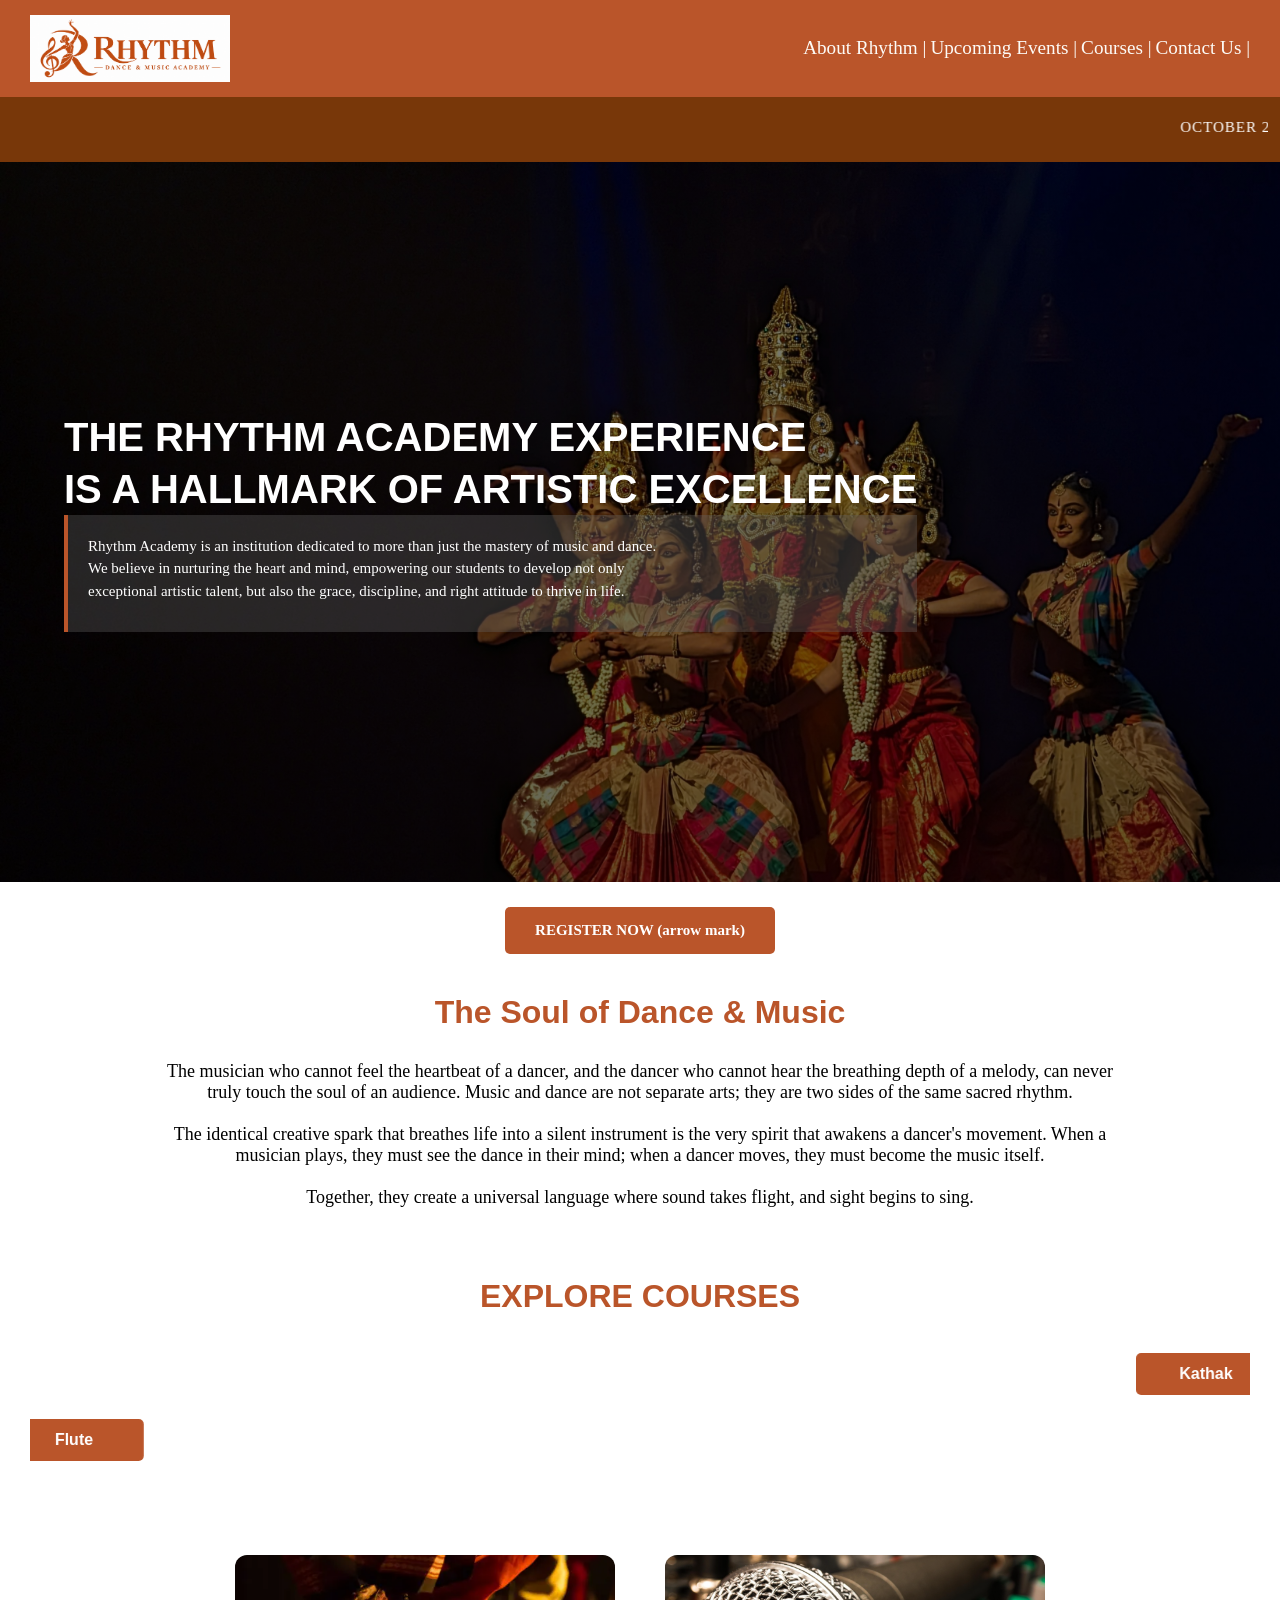
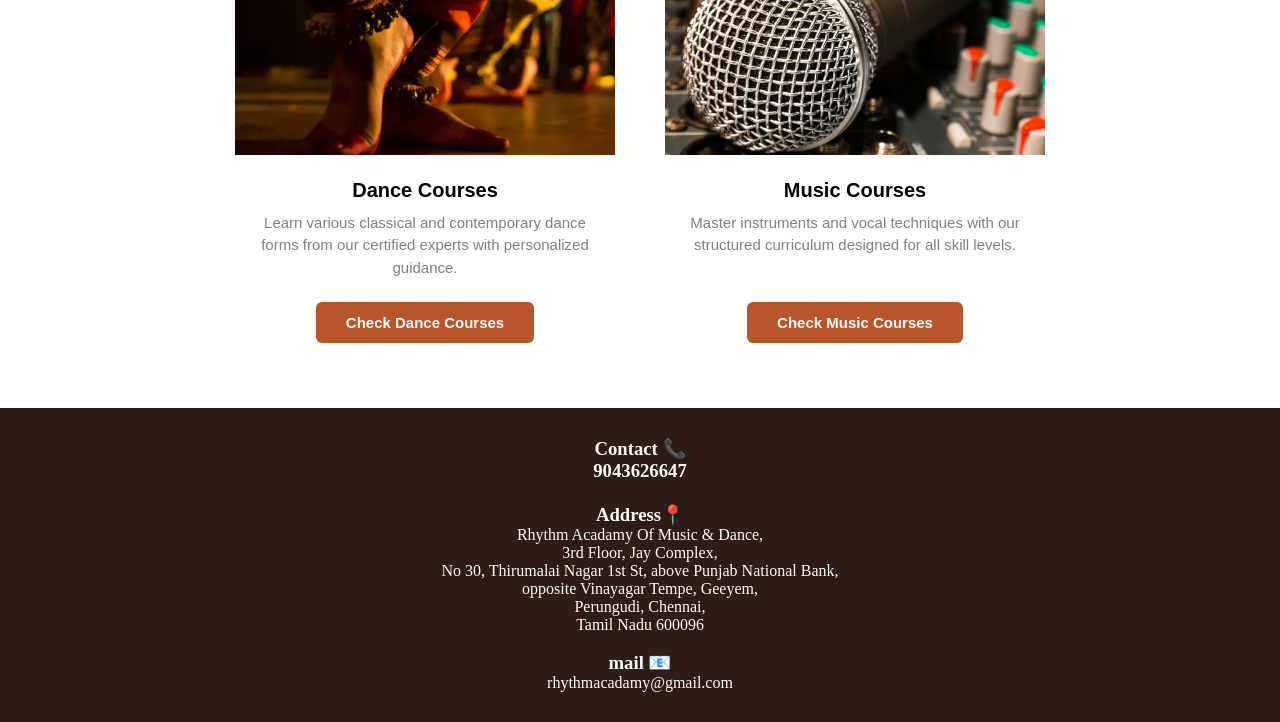
<file: index.html>
<!DOCTYPE html>
<html lang="en">

<head>
    <title>Rhythm Acadamy Of Music & Dance</title>
    <link rel="stylesheet" href="style.css">
</head>

<body>

    <div class="header" >
        <nav>
            
            <img src="logo1.png" alt="logo" style="width:200px"; height:200px; display:block;>
            
            <ul>
                <li><a href="C:\Static Project\about.html">About Rhythm |</a></li>
                <li><a href="C:\Static Project\events.html">Upcoming Events |</a></li>
                <li><a href="#course-section">Courses |</a></li>
                <li><a href= "#contact-section">Contact Us |</a></li>
            </ul>
        </nav>
    </div>

    <div class="message">
        <marquee>
      <div class="announcmnet">
        <span>OCTOBER 2026 REGISTRATION IS NOW OPEN! JOIN RHYTHYM'S DANCE & MUSIC ACADEMY TODAY!</span>
      </div>
        </marquee>
    </div> 
    
    <div class="image">
    
        <div class="big_line">
            <h1>THE RHYTHM ACADEMY EXPERIENCE<br> IS A HALLMARK OF ARTISTIC EXCELLENCE</h1>
            
            <div class="small_line">
                <p>Rhythm Academy is an institution dedicated to more than just the mastery of music and dance.<br> We believe in nurturing the heart and mind, empowering our students to develop not only<br> exceptional artistic talent, but also the grace, discipline, and right attitude to thrive in life.</p>
            </div>
          </div>
    </div>

    <div class="button">
        <a href="rigistration link" class="register_button">REGISTER NOW (arrow mark)</a>
    </div>

    <div class="why_rhythm">
        <h1>The Soul of Dance & Music</h1>
        <p>The musician who cannot feel the heartbeat of a dancer, and the dancer who cannot hear the breathing depth of a melody, can never truly touch the soul of an audience. Music and dance are not separate arts; they are two sides of the same sacred rhythm.<br> <br> The identical creative spark that breathes life into a silent instrument is the very spirit that awakens a dancer's movement. When a musician plays, they must see the dance in their mind; when a dancer moves, they must become the music itself.<br><br> Together, they create a universal language where sound takes flight, and sight begins to sing.</p>
    </div>

<div id ="course-section" class="courses">

    <div class = "why_rhythm">
        <h1>EXPLORE COURSES</h1>
    </div>
    <br>
    <marquee direction="left" scrollamount="7">

        <div class="move"> 
            <div class="dance">
                <div class="dance_box">Kathak</div>
                <div class="dance_box">Bharatanatyam</div>
                <div class="dance_box">Semi-Classical & Fusion</div>
                <div class="dance_box">Contemporary</div>
                <div class="dance_box">Cinematic Fusion (Kollywood)</div>
                <div class="dance_box">Bollywood Commercial</div>
                <div class="dance_box">Hip-Hop & Street</div>
                <div class="dance_box">Zumba & Dance Fitness</div>
            </div>
        </div>
    </marquee>

    <marquee direction="right" scrollamount="7">

        <div class="move">
            <div class="music">
                <div class="music_box">Keyboard</div>
                <div class="music_box">Drums</div>
                <div class="music_box">Guitar</div>
                <div class="music_box">Violin</div>
                <div class="music_box">Carnatic Vocals</div>
                <div class="music_box">Western & Pop Vocals</div>
                <div class="music_box">Mridangam </div>
                <div class="music_box">Flute</div>
            </div>
        </div>
    </marquee>
    
</div>

<div class="acadamy">
    
    <div class="box">
        <img src="dance.png" alt="Dance Classes">
        <h3>Dance Courses</h3>
        <p>Learn various classical and contemporary dance forms from our certified experts with personalized guidance.</p>
        <a href="dance.html" class="check_button">Check Dance Courses</a>
    </div>

    <div class="box">
        <img src="music.png" alt="Music Classes">
        <h3>Music Courses</h3>
        <p>Master instruments and vocal techniques with our structured curriculum designed for all skill levels.</p>
        <a href="music.html" class="check_button">Check Music Courses</a>
    </div>

</div>

<div id = "contact-section" class="contact">
    <h3>Contact 📞<h3>
    <p>9043626647</p>
    <br>
    <h3>Address📍</h3>
    <p>Rhythm Acadamy Of Music & Dance,<br> 3rd Floor, Jay Complex,<br> No 30, Thirumalai Nagar 1st St, above Punjab National Bank,<br> opposite Vinayagar Tempe, Geeyem, <br>Perungudi, Chennai, <br>Tamil Nadu 600096</p>
    <br>
    <h3>mail 📧</h3>
    <p>rhythmacadamy@gmail.com</p>    
</div>
</body>
</html>
</file>
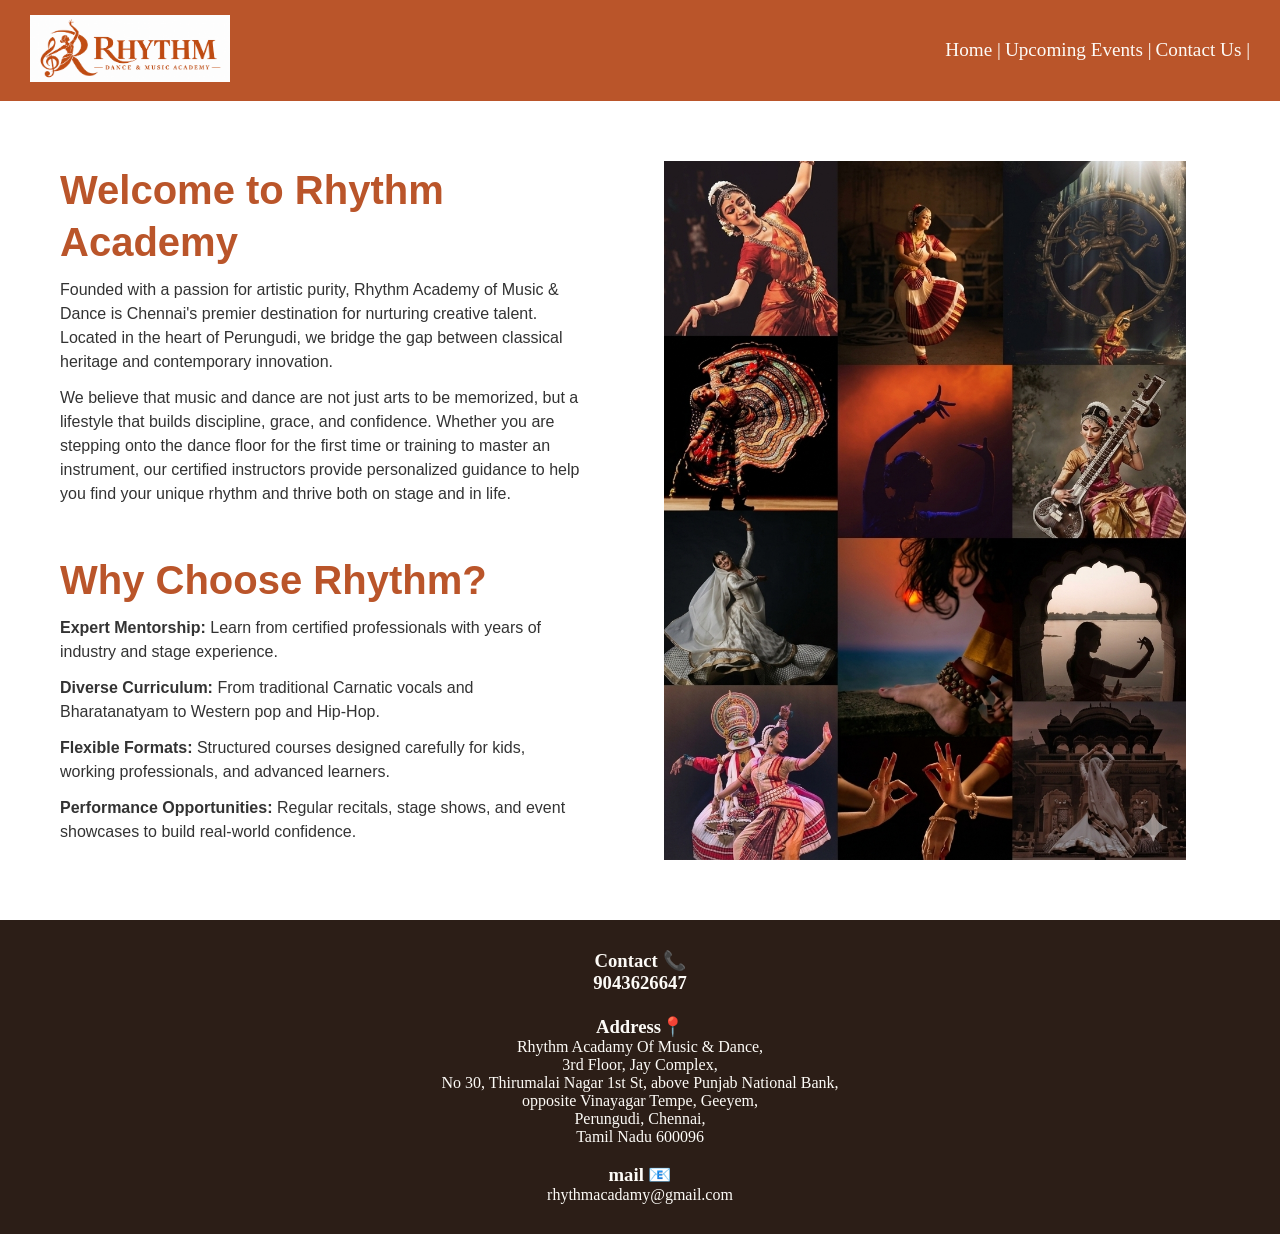
<file: about.html>
<!DOCTYPE html>
<html lang="en">

<head>
    <title>Rhythm Acadamy Of Music & Dance</title>
    <link rel="stylesheet" href="style.css">
</head>

<body>

    <div class="header" >
        <nav>
            
            <a href="C:\Static Project\index.html">
            <img src="logo1.png" alt="logo" style="width:200px"; height:200px; display:block;>
            </a>
            
            <ul>
                <li><a href="C:\Static Project\index.html">Home |</a></li>
                <li><a href="C:\Static Project\events.html">Upcoming Events |</a></li>
                <li><a href= "#contact-section">Contact Us |</a></li>
            </ul>
        </nav>
    </div>
    
<div class="about">

    <div class="about_text">
        <h1>Welcome to Rhythm Academy</h1>
        <p>Founded with a passion for artistic purity, Rhythm Academy of Music & Dance is Chennai's premier destination for nurturing creative talent. Located in the heart of Perungudi, we bridge the gap between classical heritage and contemporary innovation.</p>
        <p>We believe that music and dance are not just arts to be memorized, but a lifestyle that builds discipline, grace, and confidence. Whether you are stepping onto the dance floor for the first time or training to master an instrument, our certified instructors provide personalized guidance to help you find your unique rhythm and thrive both on stage and in life.</p>
    <br> <br>
        <h1>Why Choose Rhythm?</h1>  
        
            <p><span class="bold">Expert Mentorship:</span> Learn from certified professionals with years of industry and stage experience.</p>
            <p><span class="bold">Diverse Curriculum:</span> From traditional Carnatic vocals and Bharatanatyam to Western pop and Hip-Hop.</p>
            <p><span class="bold">Flexible Formats:</span> Structured courses designed carefully for kids, working professionals, and advanced learners.</p>
            <p><span class="bold">Performance Opportunities:</span> Regular recitals, stage shows, and event showcases to build real-world confidence.</p>
          
    </div>

    <img src="aboutus.jpg" alt="aboutimage" class="about_image"> 

</div>

<div id = "contact-section" class="contact">
    <h3>Contact 📞<h3>
    <p>9043626647</p>
    <br>
    <h3>Address📍</h3>
    <p>Rhythm Acadamy Of Music & Dance,<br> 3rd Floor, Jay Complex,<br> No 30, Thirumalai Nagar 1st St, above Punjab National Bank,<br> opposite Vinayagar Tempe, Geeyem, <br>Perungudi, Chennai, <br>Tamil Nadu 600096</p>
    <br>
    <h3>mail 📧</h3>
    <p>rhythmacadamy@gmail.com</p>    
</div>
</file>
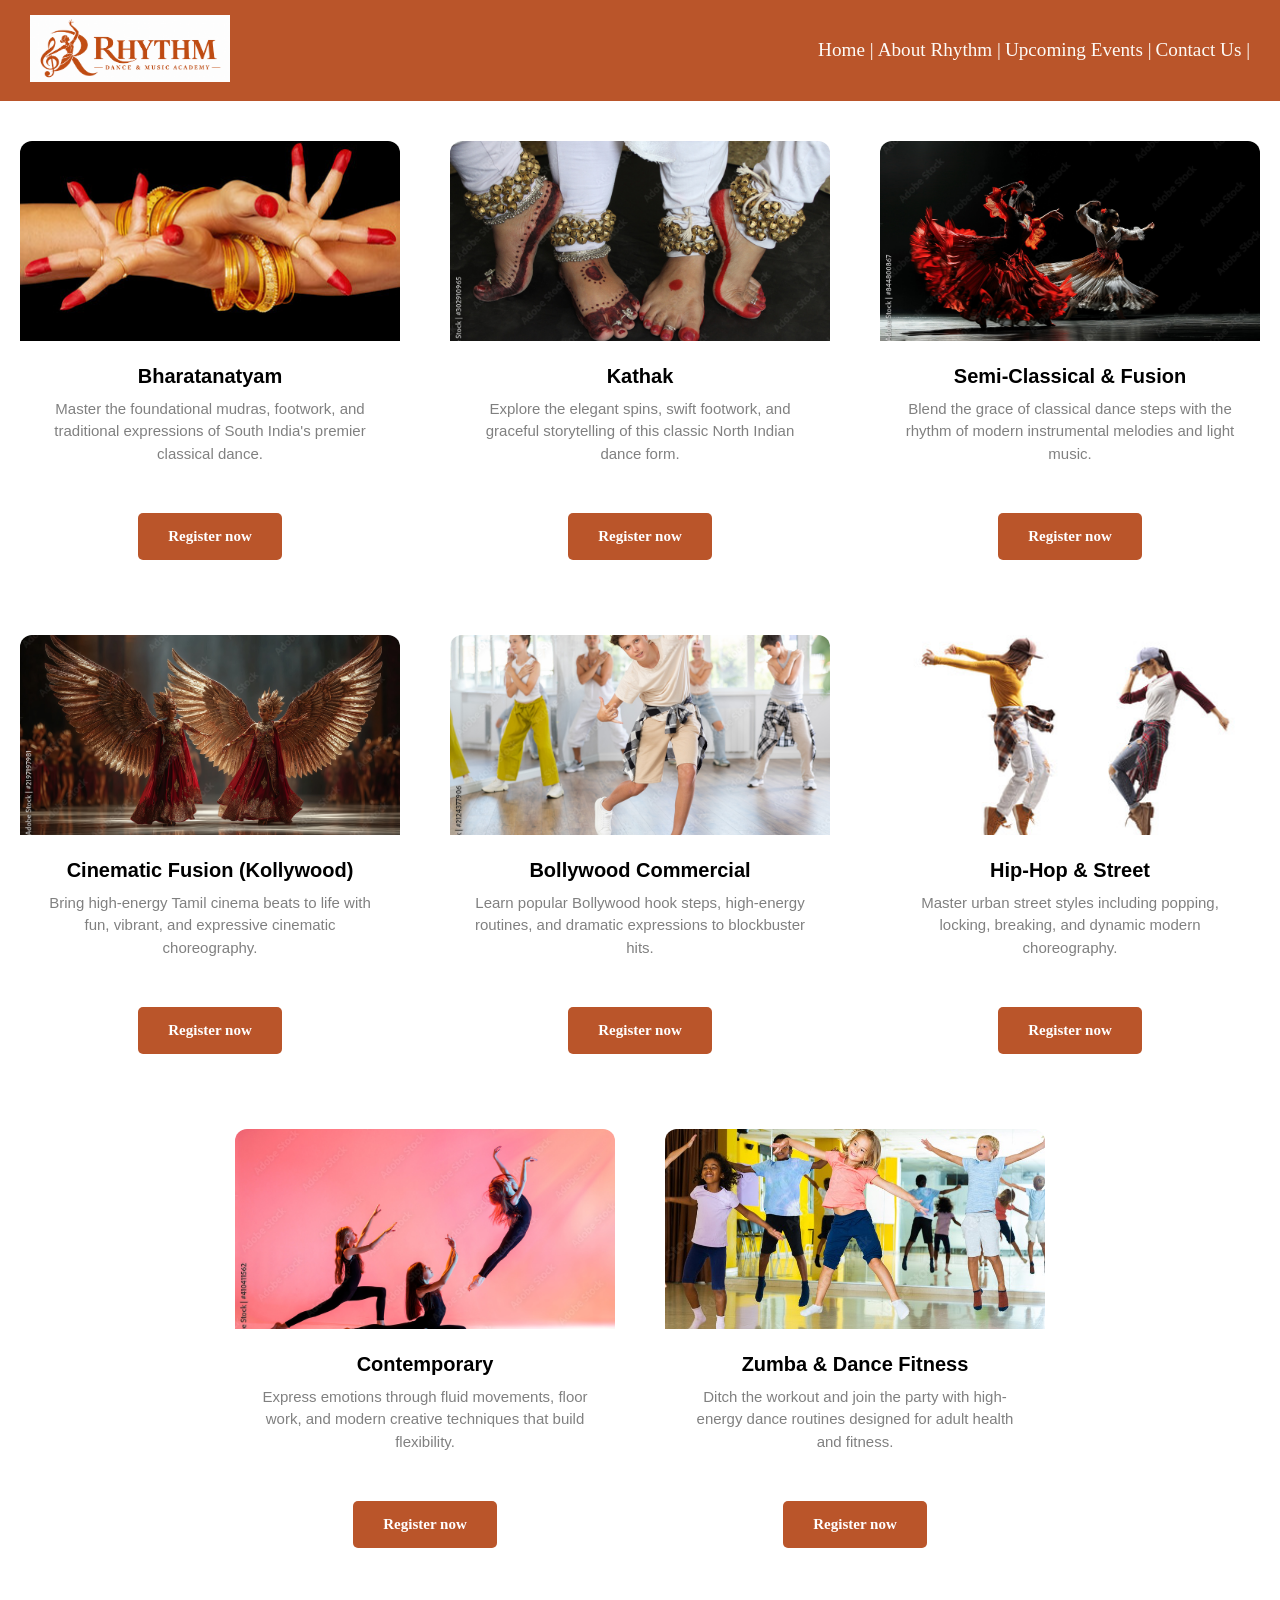
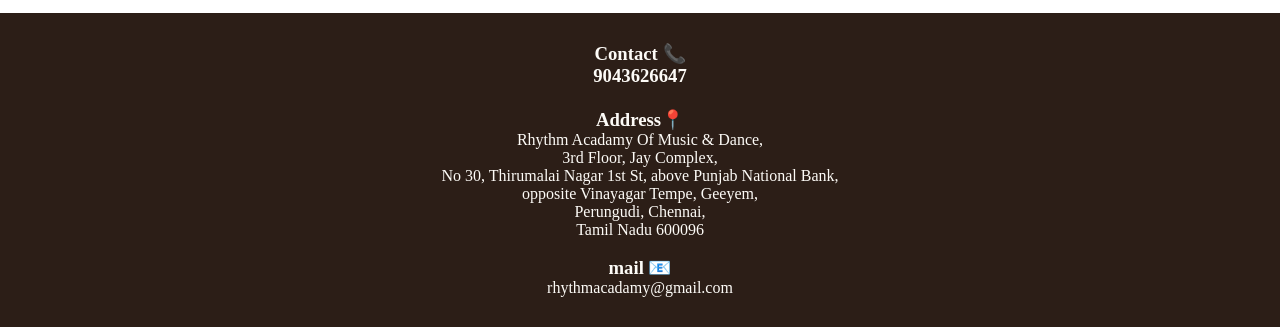
<file: dance.html>
<!DOCTYPE html>
<html lang="en">

<head>
    <title>Rhythm Acadamy Of Music & Dance</title>
    <link rel="stylesheet" href="style.css">
</head>

<body>

    <div class="header" >
        <nav>
            
            <a href="C:\Static Project\index.html">
            <img src="logo1.png" alt="logo" style="width:200px"; height:200px; display:block;>
            </a>
            
            <ul>
                <li><a href="C:\Static Project\index.html">Home |</a></li>
                <li><a href="C:\Static Project\about.html">About Rhythm |</a></li>
                <li><a href="C:\Static Project\events.html">Upcoming Events |</a></li>
                <li><a href= "#contact-section">Contact Us |</a></li>
            </ul>
        </nav>
    </div>

<div class="acadamy">
    
<div class="box">
    <img src="bharatham.jpg" alt="Bharatanatyam">
    <h3>Bharatanatyam</h3>
    <p>Master the foundational mudras, footwork, and traditional expressions of South India's premier classical dance.</p>
    <a href="link" class="register_button">Register now</a>
</div>

<div class="box">
    <img src="kathak.jpg" alt="Kathak">
    <h3>Kathak</h3>
    <p>Explore the elegant spins, swift footwork, and graceful storytelling of this classic North Indian dance form.</p>
    <a href="link" class="register_button">Register now</a>
</div>

<div class="box">
    <img src="semi classical and fusion.jpg" alt="Semi-Classical & Fusion">
    <h3>Semi-Classical & Fusion</h3>
    <p>Blend the grace of classical dance steps with the rhythm of modern instrumental melodies and light music.</p>
    <a href="link" class="register_button">Register now</a>
</div>

<div class="box">
    <img src="Cinematic fusion.jpg" alt="Cinematic Fusion (Kollywood)">
    <h3>Cinematic Fusion (Kollywood)</h3>
    <p>Bring high-energy Tamil cinema beats to life with fun, vibrant, and expressive cinematic choreography.</p>
    <a href="link" class="register_button">Register now</a>
</div>

<div class="box">
    <img src="bollyhood comercial.jpg" alt="Bollywood Commercial">
    <h3>Bollywood Commercial</h3>
    <p>Learn popular Bollywood hook steps, high-energy routines, and dramatic expressions to blockbuster hits.</p>
    <a href="link" class="register_button">Register now</a>
</div>

<div class="box">
    <img src="hip hop.jpg" alt="Hip-Hop & Street">
    <h3>Hip-Hop & Street</h3>
    <p>Master urban street styles including popping, locking, breaking, and dynamic modern choreography.</p>
    <a href="link" class="register_button">Register now</a>
</div>

<div class="box">
    <img src="contemporary.jpg" alt="Contemporary">
    <h3>Contemporary</h3>
    <p>Express emotions through fluid movements, floor work, and modern creative techniques that build flexibility.</p>
    <a href="link" class="register_button">Register now</a>
</div>

<div class="box">
    <img src="zumba dance.jpg" alt="Zumba & Dance Fitness">
    <h3>Zumba & Dance Fitness</h3>
    <p>Ditch the workout and join the party with high-energy dance routines designed for adult health and fitness.</p>
    <a href="link" class="register_button">Register now</a>
</div>

</div> 

<div id = "contact-section" class="contact">
    <h3>Contact 📞<h3>
    <p>9043626647</p>
    <br>
    <h3>Address📍</h3>
    <p>Rhythm Acadamy Of Music & Dance,<br> 3rd Floor, Jay Complex,<br> No 30, Thirumalai Nagar 1st St, above Punjab National Bank,<br> opposite Vinayagar Tempe, Geeyem, <br>Perungudi, Chennai, <br>Tamil Nadu 600096</p>
    <br>
    <h3>mail 📧</h3>
    <p>rhythmacadamy@gmail.com</p>    
</div>



</body>
</html>
</file>
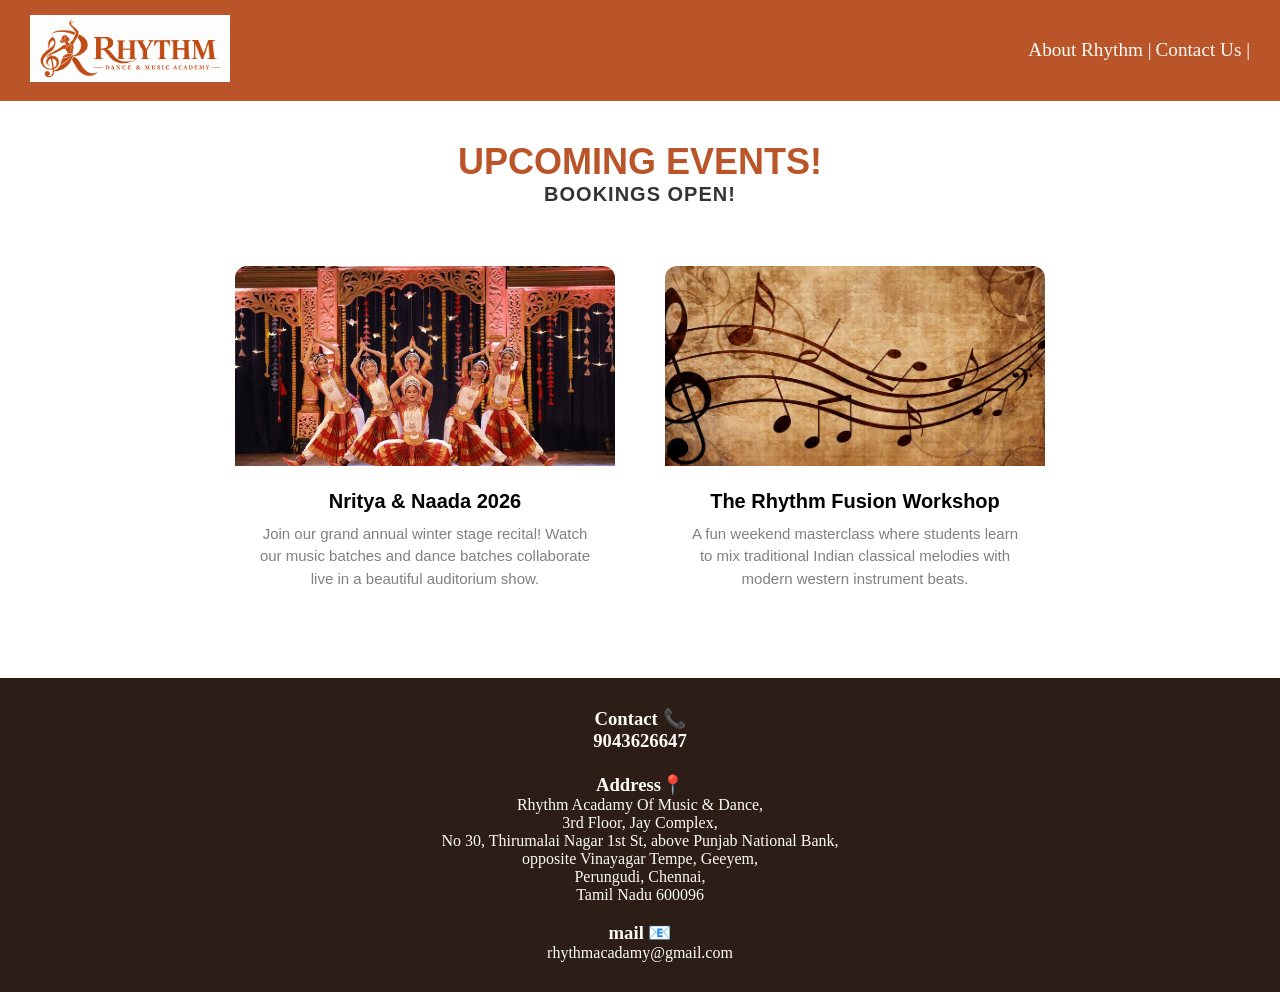
<file: events.html>
<!DOCTYPE html>
<html lang="en">

<head>
    <title>Rhythm Acadamy Of Music & Dance</title>
    <link rel="stylesheet" href="style.css">
</head>

<body>

    <div class="header" >
        <nav>
            
            <a href="C:\Static Project\index.html">
            <img src="logo1.png" alt="logo" style="width:200px"; height:200px; display:block;>
            </a>            
        
            <ul>
                <li><a href="C:\Static Project\about.html">About Rhythm |</a></li>
                <li><a href= "#contact-section">Contact Us |</a></li>
            </ul>
        </nav>
    </div>

    <div class="event_title">
    <h1>UPCOMING EVENTS!</h1>
    <h3>BOOKINGS OPEN!</h3>
    </div>

<div class="acadamy">

    <div class="box">
        <img src="events.jpg" alt="Stage Performance">
        <h3>Nritya & Naada 2026</h3>
        <p>Join our grand annual winter stage recital! Watch our music batches and dance batches collaborate live in a beautiful auditorium show.</p>
    </div>

    <div class="box">
        <img src="event.jpg" alt="Music Masterclass Workshop">
        <h3>The Rhythm Fusion Workshop</h3>
        <p>A fun weekend masterclass where students learn to mix traditional Indian classical melodies with modern western instrument beats.</p>
    </div>

</div>

</div>
    
<div id = "contact-section" class="contact">
    <h3>Contact 📞<h3>
    <p>9043626647</p>
    <br>
    <h3>Address📍</h3>
    <p>Rhythm Acadamy Of Music & Dance,<br> 3rd Floor, Jay Complex,<br> No 30, Thirumalai Nagar 1st St, above Punjab National Bank,<br> opposite Vinayagar Tempe, Geeyem, <br>Perungudi, Chennai, <br>Tamil Nadu 600096</p>
    <br>
    <h3>mail 📧</h3>
    <p>rhythmacadamy@gmail.com</p>    
</div>
</file>
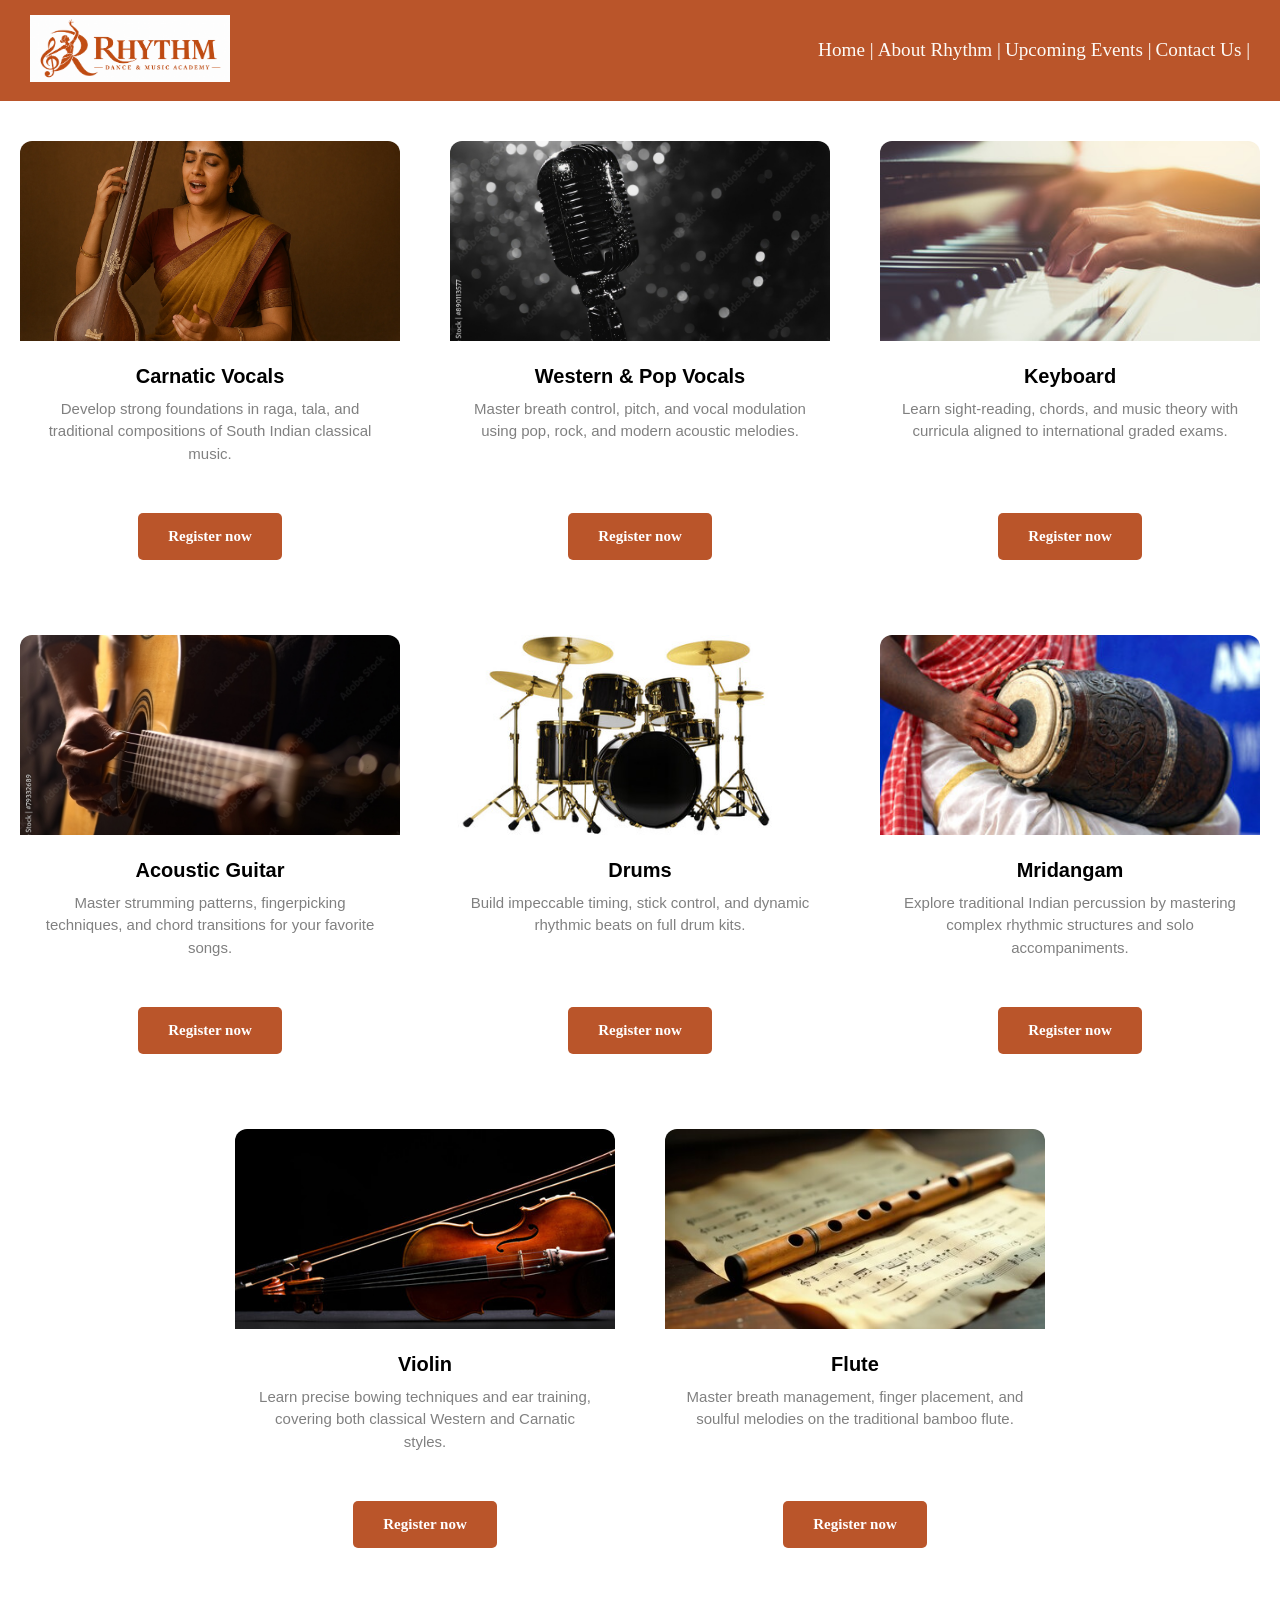
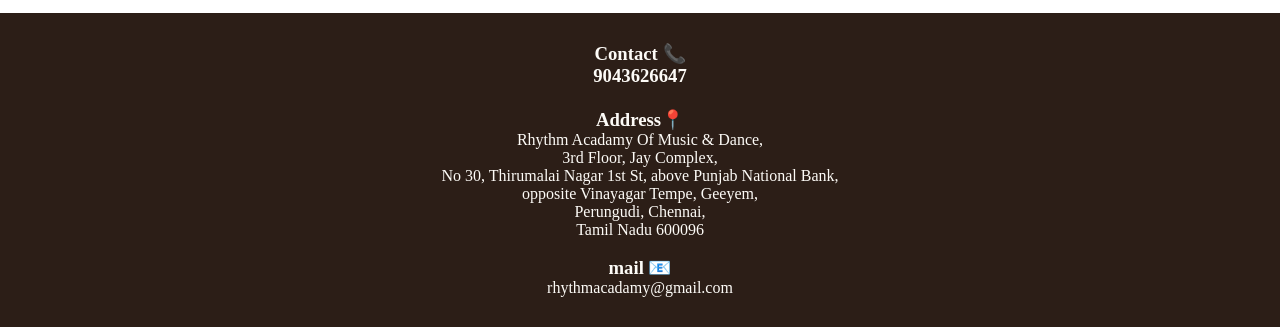
<file: music.html>
<!DOCTYPE html>
<html lang="en">

<head>
    <title>Rhythm Acadamy Of Music & Dance</title>
    <link rel="stylesheet" href="style.css">
</head>

<body>

    <div class="header" >
        <nav>

            <a href="C:\Static Project\index.html">
            <img src="logo1.png" alt="logo" style="width:200px"; height:200px; display:block;>
            </a>
            
            <ul>
                <li><a href="C:\Static Project\index.html">Home |</a></li>
                <li><a href="C:\Static Project\about.html">About Rhythm |</a></li>
                <li><a href="C:\Static Project\events.html">Upcoming Events |</a></li>
                <li><a href= "#contact-section">Contact Us |</a></li>
            </ul>
        </nav>
    </div>
    
<div class="acadamy">
    
    <div class="box">
    <img src="carnatic vocals.webp" alt="Carnatic Vocals">
    <h3>Carnatic Vocals</h3>
    <p>Develop strong foundations in raga, tala, and traditional compositions of South Indian classical music.</p>
    <a href="link" class="register_button">Register now</a>
</div>

<div class="box">
    <img src="western and pop vocals.jpg" alt="Western & Pop Vocals">
    <h3>Western & Pop Vocals</h3>
    <p>Master breath control, pitch, and vocal modulation using pop, rock, and modern acoustic melodies.</p>
    <a href="link" class="register_button">Register now</a>
</div>

<div class="box">
    <img src="keyboard.jpg" alt="Keyboard">
    <h3>Keyboard</h3>
    <p>Learn sight-reading, chords, and music theory with curricula aligned to international graded exams.</p>
    <a href="link" class="register_button">Register now</a>
</div>

<div class="box">
    <img src="Acoustic Guitar.jpg" alt="Acoustic Guitar">
    <h3>Acoustic Guitar</h3>
    <p>Master strumming patterns, fingerpicking techniques, and chord transitions for your favorite songs.</p>
    <a href="link" class="register_button">Register now</a>
</div>

<div class="box">
    <img src="Drums.jpg" alt="Drums">
    <h3>Drums</h3>
    <p>Build impeccable timing, stick control, and dynamic rhythmic beats on full drum kits.</p>
    <a href="link" class="register_button">Register now</a>
</div>

<div class="box">
    <img src="Mridangam.jpg" alt="Mridangam">
    <h3>Mridangam</h3>
    <p>Explore traditional Indian percussion by mastering complex rhythmic structures and solo accompaniments.</p>
    <a href="link" class="register_button">Register now</a>
</div>

<div class="box">
    <img src="Violin.jpg" alt="Violin">
    <h3>Violin</h3>
    <p>Learn precise bowing techniques and ear training, covering both classical Western and Carnatic styles.</p>
    <a href="link" class="register_button">Register now</a>
</div>

<div class="box">
    <img src="Flute.jpg" alt="Flute">
    <h3>Flute</h3>
    <p>Master breath management, finger placement, and soulful melodies on the traditional bamboo flute.</p>
    <a href="link" class="register_button">Register now</a>
</div>
</div>

<div id = "contact-section" class="contact">
    <h3>Contact 📞<h3>
    <p>9043626647</p>
    <br>
    <h3>Address📍</h3>
    <p>Rhythm Acadamy Of Music & Dance,<br> 3rd Floor, Jay Complex,<br> No 30, Thirumalai Nagar 1st St, above Punjab National Bank,<br> opposite Vinayagar Tempe, Geeyem, <br>Perungudi, Chennai, <br>Tamil Nadu 600096</p>
    <br>
    <h3>mail 📧</h3>
    <p>rhythmacadamy@gmail.com</p>    
</div>

</div>
</file>
<file: style.css>
*{
    margin: 0px;
    padding: 0px;
    box-sizing: border-box; 
}

html {
    scroll-behavior: smooth;
}


nav{
    color: rgb(253, 251, 247);
    background-color: rgb(186, 85, 42);
    padding: 15px 30px;
    display: flex;      
    justify-content: space-between; 
    align-items: center;
    white-space: nowrap;
    width:100%;
    }

li,h1,ul
{
    display: inline;
}    

a{
    color:rgb(253, 251, 247);
}
ul{
    margin-left: 45%;
}

li{
    color:rgb(253, 251, 247);
    cursor: pointer;
    font-size: larger;
}

ul li a{
    text-decoration: none;
}

a:hover, li:hover{
    color: rgb(44, 30, 23);
}

/*--------------------------------------------------------------------------*/

.message{
  width: 100%;
  background: rgb(120, 55, 9);
  color:white;
  padding: 12px;
}

.announcmnet{
  display: flex;
  width:max-content;
}

.announcmnet span{
  color:white;
  padding:10px;
  font-size:15px;
  font: weight 500;
  letter-spacing: 1px;
}

/*----------------------------------------------------------------------------*/

.image{
    width:100%;
    min-height:80vh;
    
    background:linear-gradient(rgba(0, 0, 0, 0.5), rgba(0, 0, 0, 0.6)), 
                url('1st\ pic.jpg') no-repeat center center/cover;
    
    display:flex;
    align-items:center; 
    padding-left:5%;
    }

.big_line h1{
    color:white;
    font-size:40px;
    font-weight:600;
    line-height:1.3;
    margin-bottom:25px;
    max-width:650px;
    font-family:sans-serif;
}


.small_line{
    background:rgba(100, 100, 100, 0.35); 
    padding:20px;
    border-left:4px solid rgb(186, 85, 42);
    color:white;
}

.small_line p{
    font-size:15px;
    line-height:1.5;
    margin-bottom:10px;
}

.small_line span{
    font-size:14px;
    font-style:italic;
    opacity:0.85; 
  }
  
/*-----------------------------------------------------------------------------*/
.button{
    text-align:center;
}
.register_button{
    display:inline-block;     
    background-color:rgb(186, 85, 42); 
    color:white; 
    font-size:15px;
    font-weight:bold;
    text-decoration:none;     
    padding:15px 30px;        
    border-radius:5px;        
    margin-top:25px;          
}

.register_button:hover{
    background:rgb(120, 55, 9);
    color:aliceblue;
}

/*-------------------------------------------------------------------------------*/

.why_rhythm h1{
    text-align:center;
    color: rgb(186, 85, 42);
    font-family:sans-serif;
    margin-bottom:30px;
    margin-top:40px;
    width:100%;      
    display:block;    
}

.why_rhythm p{
    width:75%;
    text-align:center;
    margin:auto;
    font-size:large;
    font-family: serif;
}

/*-----------------------------------------------------------------------------*/
.courses{
    padding: 30px;
    width: 100%;
}

.courses h1{ 
    display: block;
    width: 100%;
    text-align:center;
    margin-bottom: 20px;
    font-family:sans-serif;
}

.move{
    width: max-content;
    margin-bottom: 20px;       
    display: flex;
}

.dance, .music{
    display: flex;
    gap: 15px;   
    width: max-content;
}

.dance_box, .music_box{
    font-family:sans-serif;
    font-weight: bold;
    font-size: 16px;
    padding: 12px 25px;    border-radius: 5px;
    color: white;
    min-width: 140px;          
    text-align: center;
}

.dance_box{background-color:rgb(186, 85, 42);}
.music_box{background-color:rgb(186, 85, 42);} 

/*-----------------------------------------------------------------------------*/


.acadamy{
    display: flex;
    justify-content:center;
    gap: 50px;             
    padding: 40px 20px;
    flex-wrap: wrap; 
}

.box{
    width: 380px;             
    background-color: white;
    border-radius: 12px;      
    overflow: hidden;       
    text-align: center;
    padding-bottom: 25px;     
}

.box img{
    width: 100%;            
    height: 200px;        
    object-fit: cover;
}

.box h3{
    font-family:sans-serif;
    font-size: 20px;
    margin: 20px 0 10px 0;
    color: black;
}

.box p{
    font-family:sans-serif;
    font-size: 15px;
    color: grey;
    line-height: 1.5;
    padding: 0 20px;          
    margin-bottom: 20px;
    min-height: 70px;         
}

.check_button{
    display: inline-block;
    background-color: rgb(186, 85, 42); 
    color: white;
    text-decoration: none;
    font-family:sans-serif;
    font-weight:bold;
    font-size: 15px;
    padding: 12px 30px;
    border-radius: 6px;
}

.check_button:hover{
    background-color: rgb(186, 85, 42);
}


/*---------------------------------------------------------------------------*/
  
.contact{
    text-align: center;
    padding: 30px;
    background-color: rgb(44, 30, 23) ;
    color: rgb(253, 251, 247);
}

/*--------------------------------------------------------------------------*/

/* ABOUT SECTION */

.about {
    width: 100%;
    padding: 60px;
    background-color: white;    
    font-family: sans-serif;
    white-space:normal;
}

.about_text {
    display: inline-block;
    vertical-align: middle;   
    width: 50%;                   
    padding-right: 5%;
    white-space: normal;       
}

.about_image {
    display: inline-block;
    vertical-align: middle;  
    width: 45%;              
    height: auto;   
    margin-left: 20px;         
}

.about_text h1 {
    color: rgb(186, 85, 42);
    font-size:40px;
    font-weight:600;
    line-height:1.3;
    margin-bottom:25px;
    font-family:sans-serif;
}

.about_text p {
    font-size: medium;
    color: #333;
    margin-bottom: 12px;
    margin-top: 10px;
    line-height:1.5;
    text-align: left;
}

.bold{
    font-weight: bolder;
}

/* -------------------------------------------------- */

/* EVENT SECTION */

.event_title{
    text-align: center;
    width: 100%;
    margin-top: 40px;
    margin-bottom: 20px;
    font-family: sans-serif;
}

.event_title h1 {
    color: rgb(186, 85, 42);
    font-size: 36px;
    margin-bottom: 5px; 
}

.event_title h3 {
    color: #333;
    font-size: 20px;
    letter-spacing: 1px;
}
</file>
